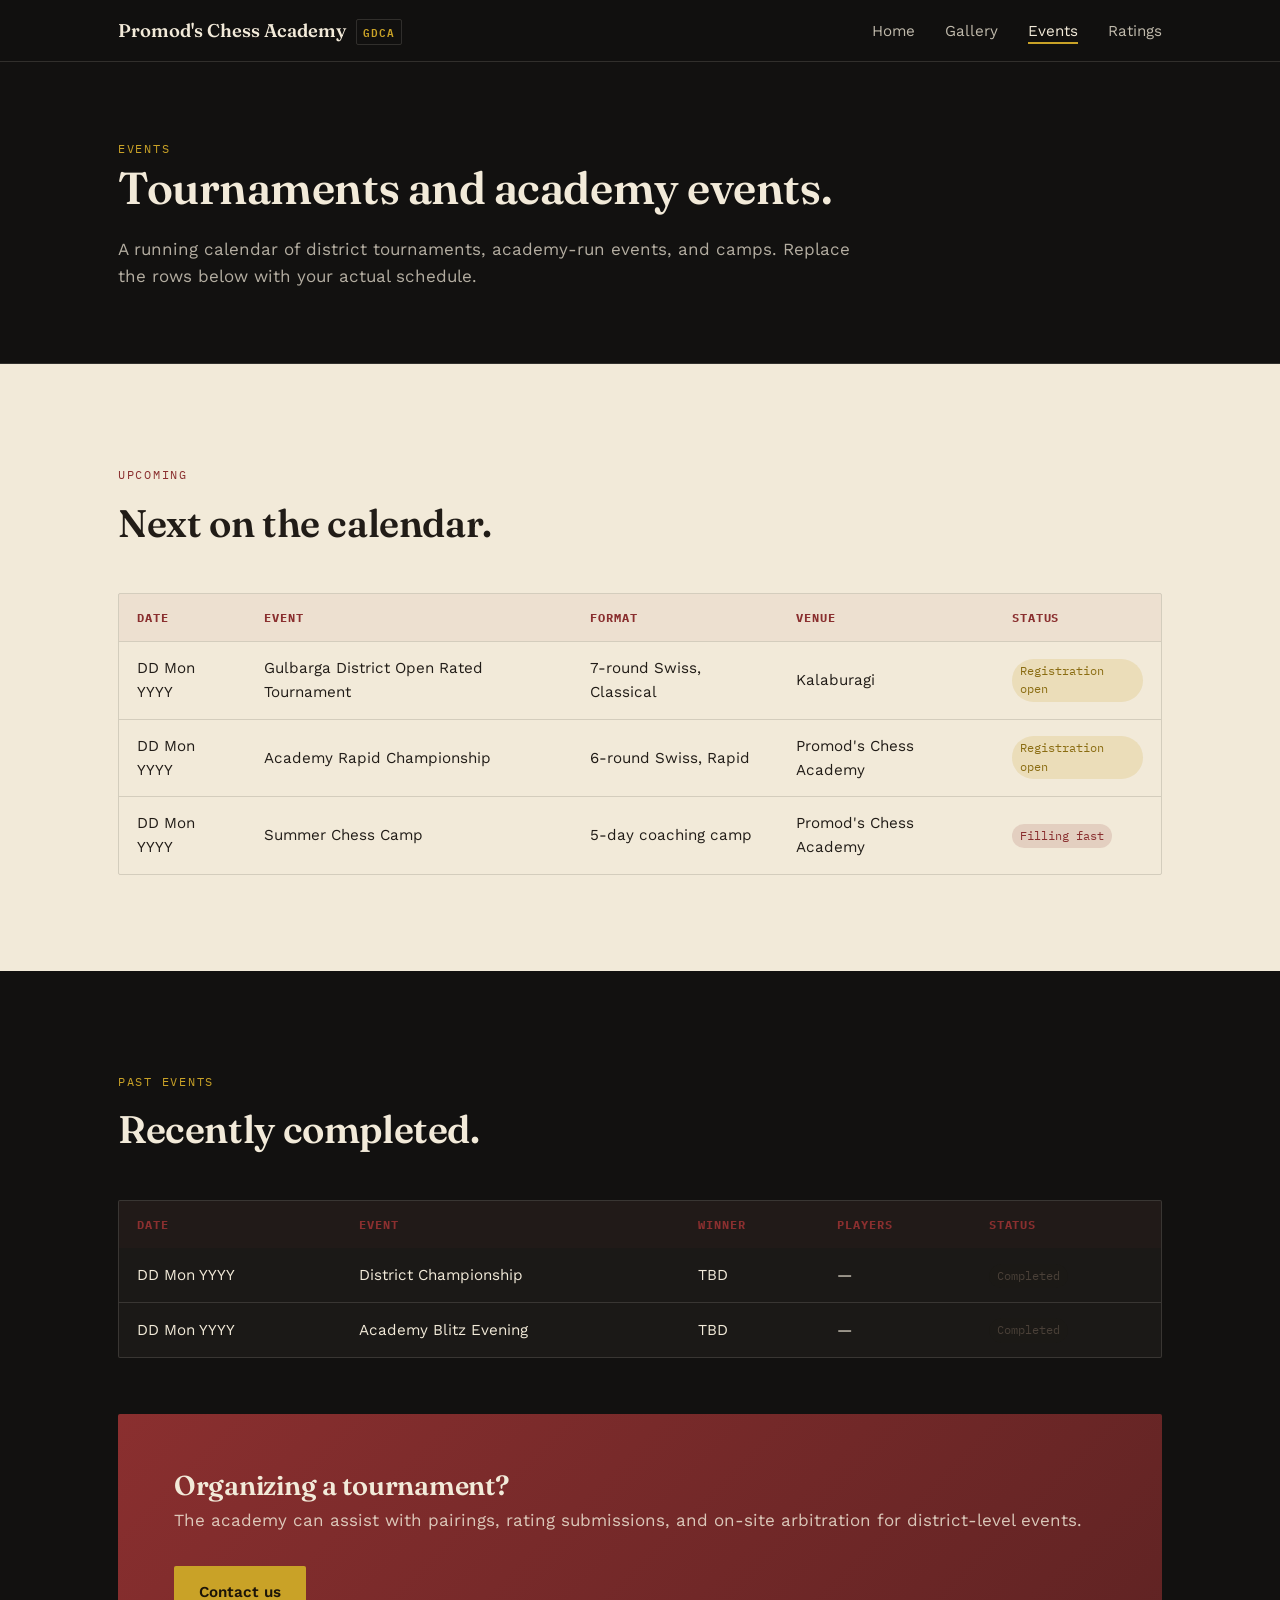
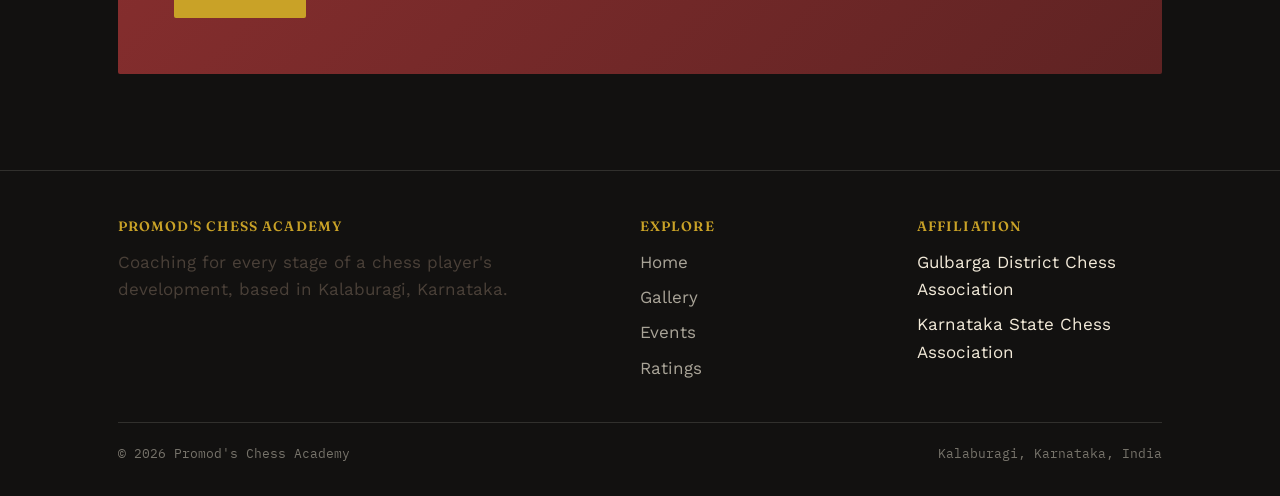
<file: events.html>
<!DOCTYPE html>
<html lang="en">
<head>
<meta charset="UTF-8">
<meta name="viewport" content="width=device-width, initial-scale=1.0">
<title>Events — Promod's Chess Academy</title>
<meta name="description" content="Upcoming and past tournaments run by Promod's Chess Academy and the Gulbarga District Chess Association.">
<link rel="preconnect" href="https://fonts.googleapis.com">
<link rel="preconnect" href="https://fonts.gstatic.com" crossorigin>
<link href="https://fonts.googleapis.com/css2?family=Fraunces:opsz,wght@9..144,500;9..144,600;9..144,700&family=Work+Sans:wght@400;500;600&family=IBM+Plex+Mono:wght@400;500&display=swap" rel="stylesheet">
<link rel="stylesheet" href="style.css">
</head>
<body>
<a class="skip-link" href="#main">Skip to content</a>

<header class="site-header">
  <div class="container">
    <a class="brand" href="index.html">
      Promod's Chess Academy
      <span class="brand-mark">GDCA</span>
    </a>
    <button class="nav-toggle" aria-expanded="false" aria-label="Toggle menu">Menu</button>
    <nav class="main-nav" aria-label="Primary">
      <ul>
        <li><a href="index.html">Home</a></li>
        <li><a href="gallery.html">Gallery</a></li>
        <li><a href="events.html" aria-current="page">Events</a></li>
        <li><a href="ratings.html">Ratings</a></li>
      </ul>
    </nav>
  </div>
</header>

<main id="main">

  <section class="page-hero">
    <div class="container">
      <span class="eyebrow">Events</span>
      <h1>Tournaments and academy events.</h1>
      <p>A running calendar of district tournaments, academy-run events, and camps. Replace the rows below with your actual schedule.</p>
    </div>
  </section>

  <section class="section section--paper">
    <div class="container">
      <div class="section-head">
        <span class="eyebrow">Upcoming</span>
        <h2>Next on the calendar.</h2>
      </div>

      <div class="table-wrap">
        <table>
          <thead>
            <tr>
              <th>Date</th>
              <th>Event</th>
              <th>Format</th>
              <th>Venue</th>
              <th>Status</th>
            </tr>
          </thead>
          <tbody>
            <tr>
              <td>DD Mon YYYY</td>
              <td>Gulbarga District Open Rated Tournament</td>
              <td>7-round Swiss, Classical</td>
              <td>Kalaburagi</td>
              <td><span class="tag tag--open">Registration open</span></td>
            </tr>
            <tr>
              <td>DD Mon YYYY</td>
              <td>Academy Rapid Championship</td>
              <td>6-round Swiss, Rapid</td>
              <td>Promod's Chess Academy</td>
              <td><span class="tag tag--open">Registration open</span></td>
            </tr>
            <tr>
              <td>DD Mon YYYY</td>
              <td>Summer Chess Camp</td>
              <td>5-day coaching camp</td>
              <td>Promod's Chess Academy</td>
              <td><span class="tag tag--live">Filling fast</span></td>
            </tr>
          </tbody>
        </table>
      </div>
    </div>
  </section>

  <section class="section">
    <div class="container">
      <div class="section-head">
        <span class="eyebrow">Past events</span>
        <h2>Recently completed.</h2>
      </div>

      <div class="table-wrap" style="background: var(--color-bg-raised); border-color: var(--color-line);">
        <table>
          <thead>
            <tr>
              <th>Date</th>
              <th>Event</th>
              <th>Winner</th>
              <th>Players</th>
              <th>Status</th>
            </tr>
          </thead>
          <tbody style="color: var(--color-paper);">
            <tr>
              <td style="color: inherit; border-color: var(--color-line);">DD Mon YYYY</td>
              <td style="color: inherit; border-color: var(--color-line);">District Championship</td>
              <td style="color: inherit; border-color: var(--color-line);">TBD</td>
              <td style="color: inherit; border-color: var(--color-line);">—</td>
              <td style="border-color: var(--color-line);"><span class="tag tag--closed">Completed</span></td>
            </tr>
            <tr>
              <td style="color: inherit; border-color: var(--color-line);">DD Mon YYYY</td>
              <td style="color: inherit; border-color: var(--color-line);">Academy Blitz Evening</td>
              <td style="color: inherit; border-color: var(--color-line);">TBD</td>
              <td style="color: inherit; border-color: var(--color-line);">—</td>
              <td style="border-color: var(--color-line);"><span class="tag tag--closed">Completed</span></td>
            </tr>
          </tbody>
        </table>
      </div>

      <div class="cta-band" style="margin-top: 56px;">
        <div>
          <h2>Organizing a tournament?</h2>
          <p>The academy can assist with pairings, rating submissions, and on-site arbitration for district-level events.</p>
        </div>
        <a class="btn btn--primary" href="index.html#contact">Contact us</a>
      </div>
    </div>
  </section>

</main>

<footer class="site-footer">
  <div class="container">
    <div class="footer-grid">
      <div>
        <h4>Promod's Chess Academy</h4>
        <p style="max-width: 40ch; color: var(--color-ink-soft);">Coaching for every stage of a chess player's development, based in Kalaburagi, Karnataka.</p>
      </div>
      <div>
        <h4>Explore</h4>
        <ul>
          <li><a href="index.html">Home</a></li>
          <li><a href="gallery.html">Gallery</a></li>
          <li><a href="events.html">Events</a></li>
          <li><a href="ratings.html">Ratings</a></li>
        </ul>
      </div>
      <div>
        <h4>Affiliation</h4>
        <ul>
          <li>Gulbarga District Chess Association</li>
          <li>Karnataka State Chess Association</li>
        </ul>
      </div>
    </div>
    <div class="footer-bottom">
      <span>© <span id="year"></span> Promod's Chess Academy</span>
      <span>Kalaburagi, Karnataka, India</span>
    </div>
  </div>
</footer>

<script src="main.js"></script>
<script>document.getElementById("year").textContent = new Date().getFullYear();</script>
</body>
</html>
</file>
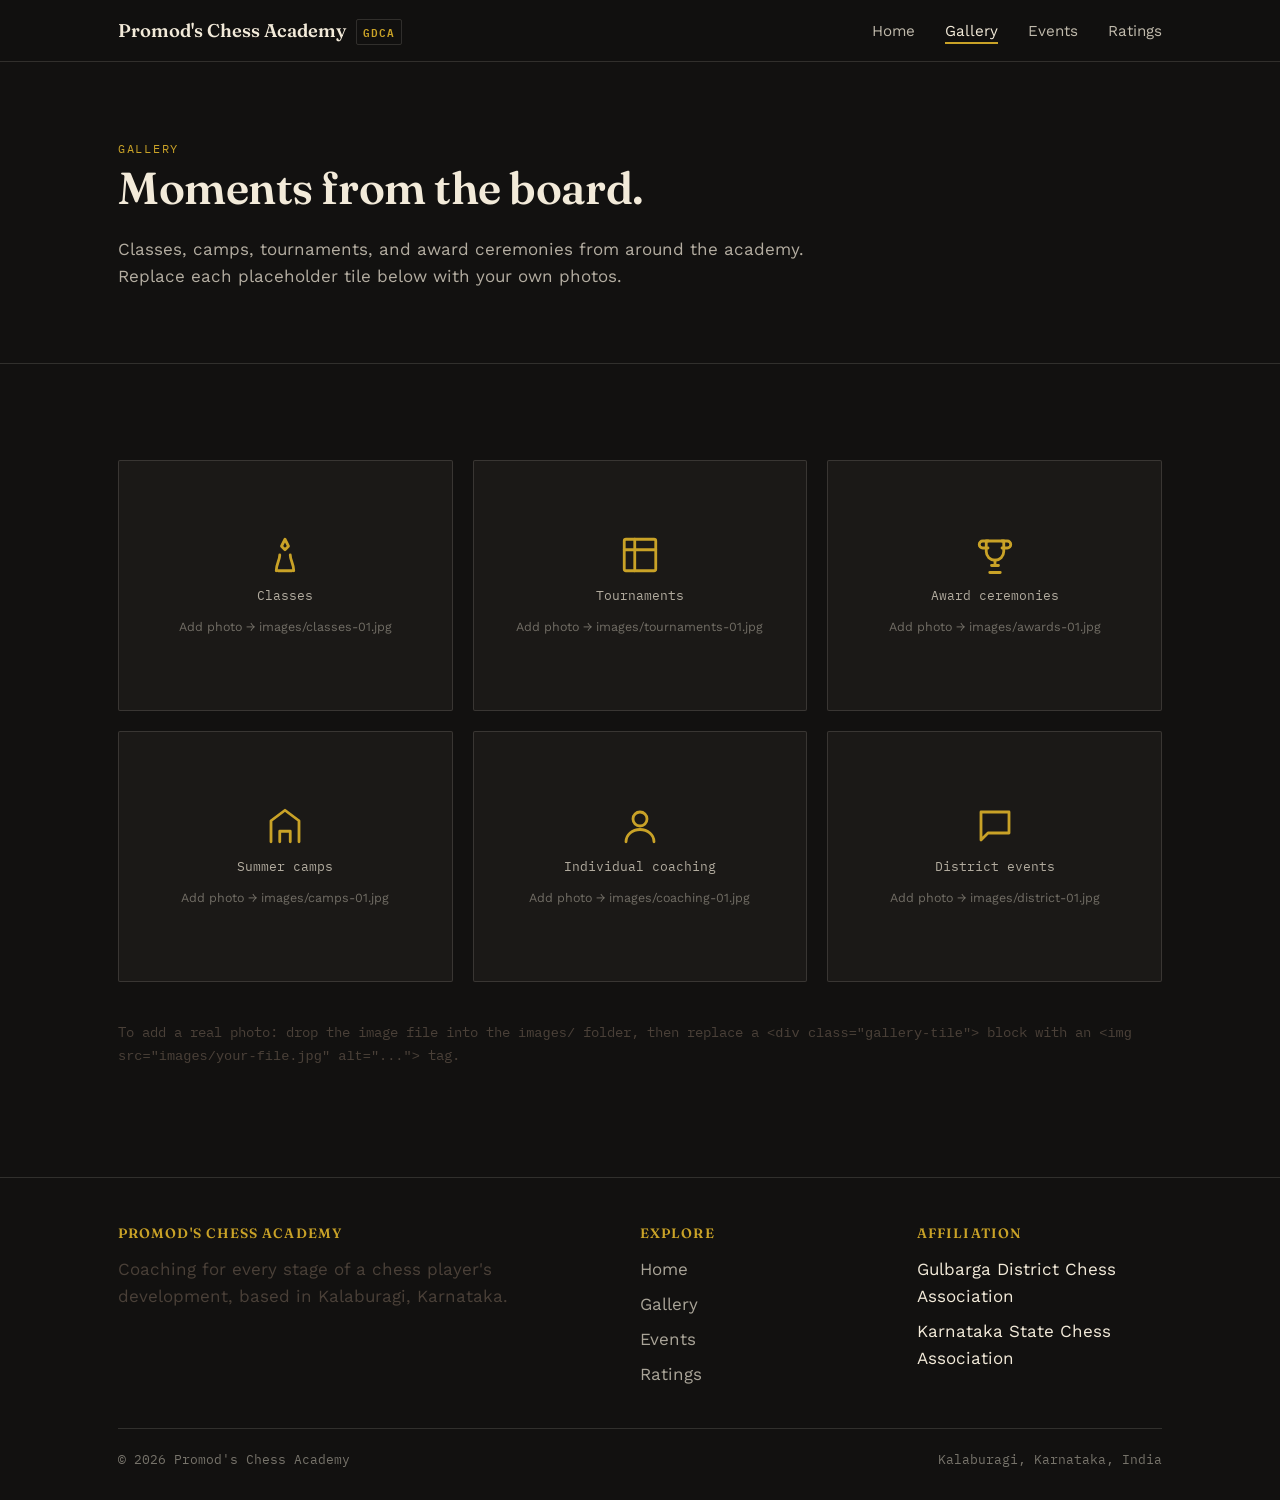
<file: gallery.html>
<!DOCTYPE html>
<html lang="en">
<head>
<meta charset="UTF-8">
<meta name="viewport" content="width=device-width, initial-scale=1.0">
<title>Gallery — Promod's Chess Academy</title>
<meta name="description" content="Photos from Promod's Chess Academy: classes, camps, tournaments, and award ceremonies.">
<link rel="preconnect" href="https://fonts.googleapis.com">
<link rel="preconnect" href="https://fonts.gstatic.com" crossorigin>
<link href="https://fonts.googleapis.com/css2?family=Fraunces:opsz,wght@9..144,500;9..144,600;9..144,700&family=Work+Sans:wght@400;500;600&family=IBM+Plex+Mono:wght@400;500&display=swap" rel="stylesheet">
<link rel="stylesheet" href="style.css">
</head>
<body>
<a class="skip-link" href="#main">Skip to content</a>

<header class="site-header">
  <div class="container">
    <a class="brand" href="index.html">
      Promod's Chess Academy
      <span class="brand-mark">GDCA</span>
    </a>
    <button class="nav-toggle" aria-expanded="false" aria-label="Toggle menu">Menu</button>
    <nav class="main-nav" aria-label="Primary">
      <ul>
        <li><a href="index.html">Home</a></li>
        <li><a href="gallery.html" aria-current="page">Gallery</a></li>
        <li><a href="events.html">Events</a></li>
        <li><a href="ratings.html">Ratings</a></li>
      </ul>
    </nav>
  </div>
</header>

<main id="main">

  <section class="page-hero">
    <div class="container">
      <span class="eyebrow">Gallery</span>
      <h1>Moments from the board.</h1>
      <p>Classes, camps, tournaments, and award ceremonies from around the academy. Replace each placeholder tile below with your own photos.</p>
    </div>
  </section>

  <section class="section">
    <div class="container">
      <div class="gallery-grid">

        <div class="gallery-tile">
          <svg viewBox="0 0 24 24" fill="none" stroke-width="1.6" stroke-linecap="round" stroke-linejoin="round"><path d="M12 3l2 4-2 2-2-2 2-4z"/><path d="M8 21h8"/><path d="M7 21c0-4 2-6 2-9M17 21c0-4-2-6-2-9"/></svg>
          <span class="tile-label">Classes</span>
          <span class="tile-note">Add photo → images/classes-01.jpg</span>
        </div>

        <div class="gallery-tile">
          <svg viewBox="0 0 24 24" fill="none" stroke-width="1.6" stroke-linecap="round" stroke-linejoin="round"><rect x="3" y="3" width="18" height="18" rx="1"/><path d="M3 9h18M9 3v18"/></svg>
          <span class="tile-label">Tournaments</span>
          <span class="tile-note">Add photo → images/tournaments-01.jpg</span>
        </div>

        <div class="gallery-tile">
          <svg viewBox="0 0 24 24" fill="none" stroke-width="1.6" stroke-linecap="round" stroke-linejoin="round"><path d="M12 15a5 5 0 005-5V4H7v6a5 5 0 005 5z"/><path d="M8 4H5a2 2 0 000 4h3M16 4h3a2 2 0 010 4h-3"/><path d="M12 15v3M9 22h6M10 18h4"/></svg>
          <span class="tile-label">Award ceremonies</span>
          <span class="tile-note">Add photo → images/awards-01.jpg</span>
        </div>

        <div class="gallery-tile">
          <svg viewBox="0 0 24 24" fill="none" stroke-width="1.6" stroke-linecap="round" stroke-linejoin="round"><path d="M4 21V9l8-6 8 6v12"/><path d="M9 21v-6h6v6"/></svg>
          <span class="tile-label">Summer camps</span>
          <span class="tile-note">Add photo → images/camps-01.jpg</span>
        </div>

        <div class="gallery-tile">
          <svg viewBox="0 0 24 24" fill="none" stroke-width="1.6" stroke-linecap="round" stroke-linejoin="round"><circle cx="12" cy="8" r="4"/><path d="M4 21c0-4 3.6-7 8-7s8 3 8 7"/></svg>
          <span class="tile-label">Individual coaching</span>
          <span class="tile-note">Add photo → images/coaching-01.jpg</span>
        </div>

        <div class="gallery-tile">
          <svg viewBox="0 0 24 24" fill="none" stroke-width="1.6" stroke-linecap="round" stroke-linejoin="round"><path d="M4 4h16v12H8l-4 4V4z"/></svg>
          <span class="tile-label">District events</span>
          <span class="tile-note">Add photo → images/district-01.jpg</span>
        </div>

      </div>

      <p style="margin-top: 40px; color: var(--color-ink-soft); font-family: var(--font-mono); font-size: 0.85rem;">
        To add a real photo: drop the image file into the <code>images/</code> folder, then replace a
        <code>&lt;div class="gallery-tile"&gt;</code> block with an <code>&lt;img src="images/your-file.jpg" alt="..."&gt;</code> tag.
      </p>
    </div>
  </section>

</main>

<footer class="site-footer">
  <div class="container">
    <div class="footer-grid">
      <div>
        <h4>Promod's Chess Academy</h4>
        <p style="max-width: 40ch; color: var(--color-ink-soft);">Coaching for every stage of a chess player's development, based in Kalaburagi, Karnataka.</p>
      </div>
      <div>
        <h4>Explore</h4>
        <ul>
          <li><a href="index.html">Home</a></li>
          <li><a href="gallery.html">Gallery</a></li>
          <li><a href="events.html">Events</a></li>
          <li><a href="ratings.html">Ratings</a></li>
        </ul>
      </div>
      <div>
        <h4>Affiliation</h4>
        <ul>
          <li>Gulbarga District Chess Association</li>
          <li>Karnataka State Chess Association</li>
        </ul>
      </div>
    </div>
    <div class="footer-bottom">
      <span>© <span id="year"></span> Promod's Chess Academy</span>
      <span>Kalaburagi, Karnataka, India</span>
    </div>
  </div>
</footer>

<script src="main.js"></script>
<script>document.getElementById("year").textContent = new Date().getFullYear();</script>
</body>
</html>
</file>
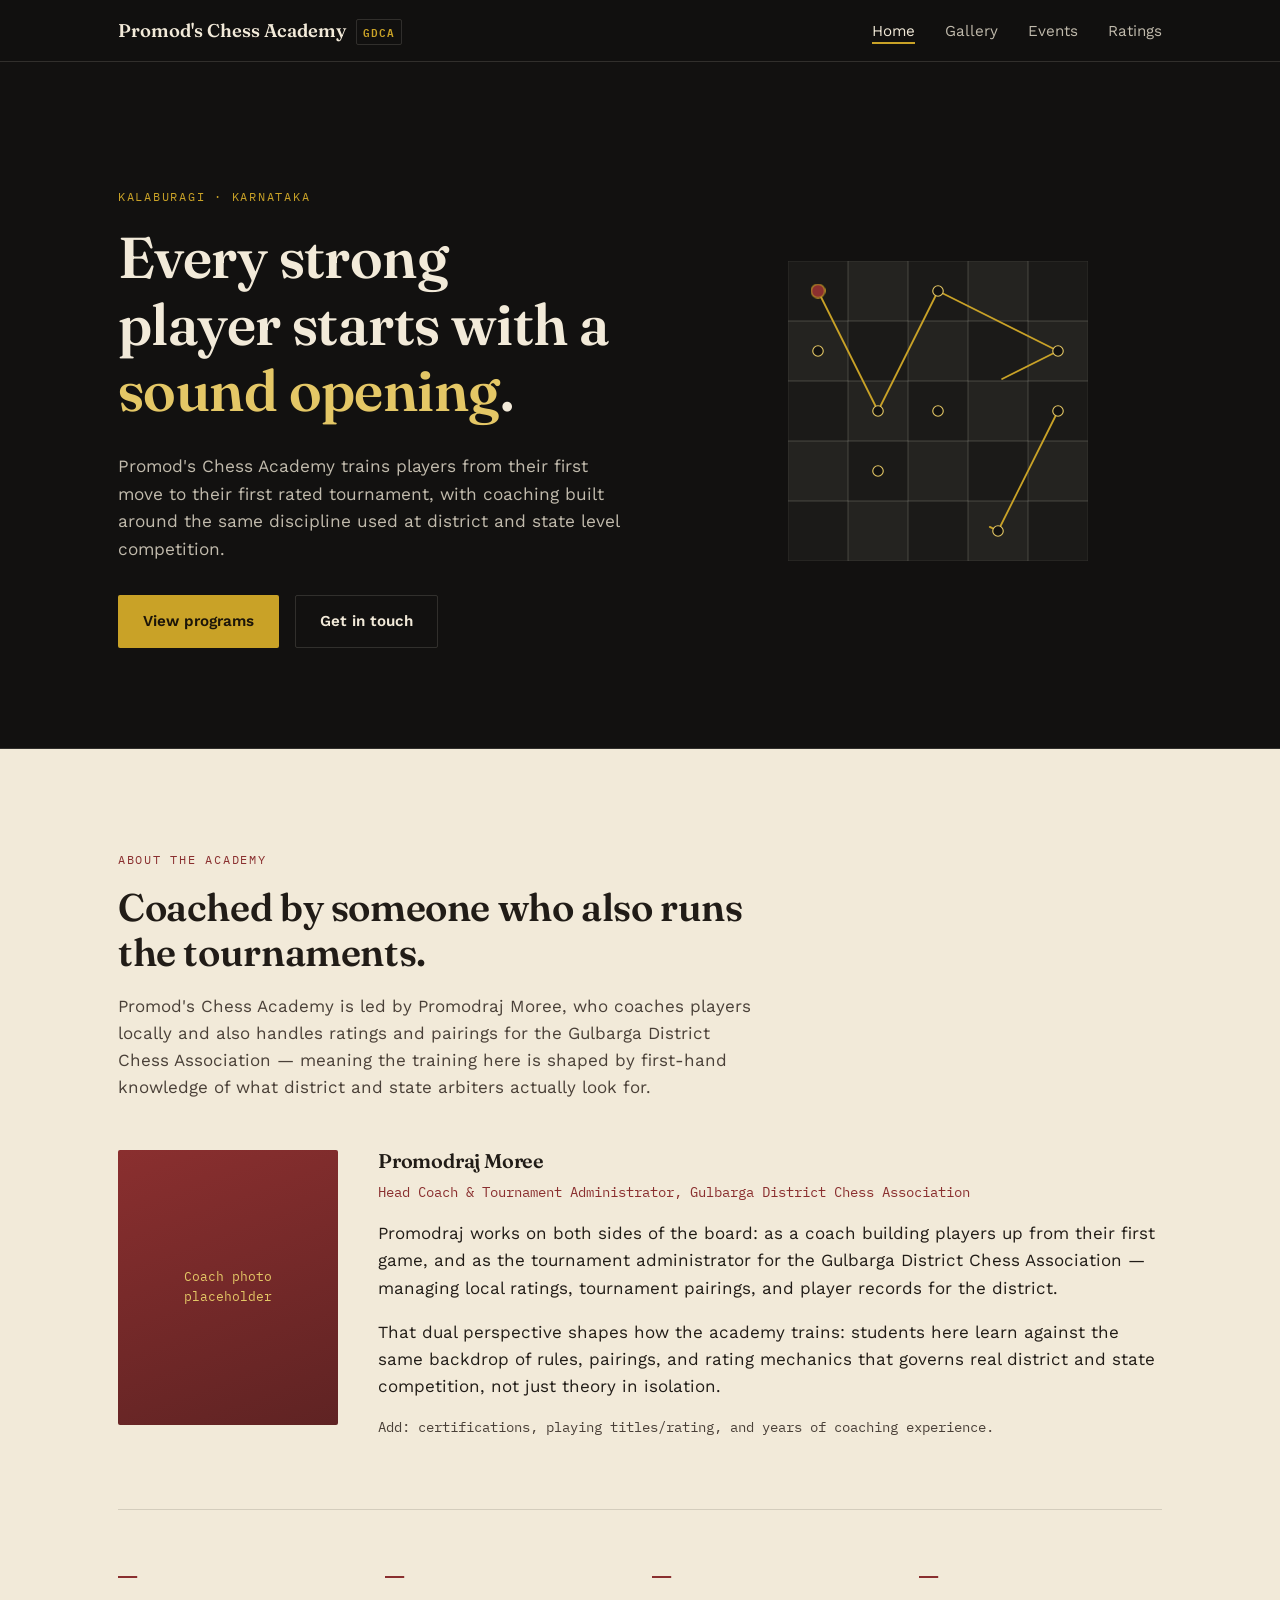
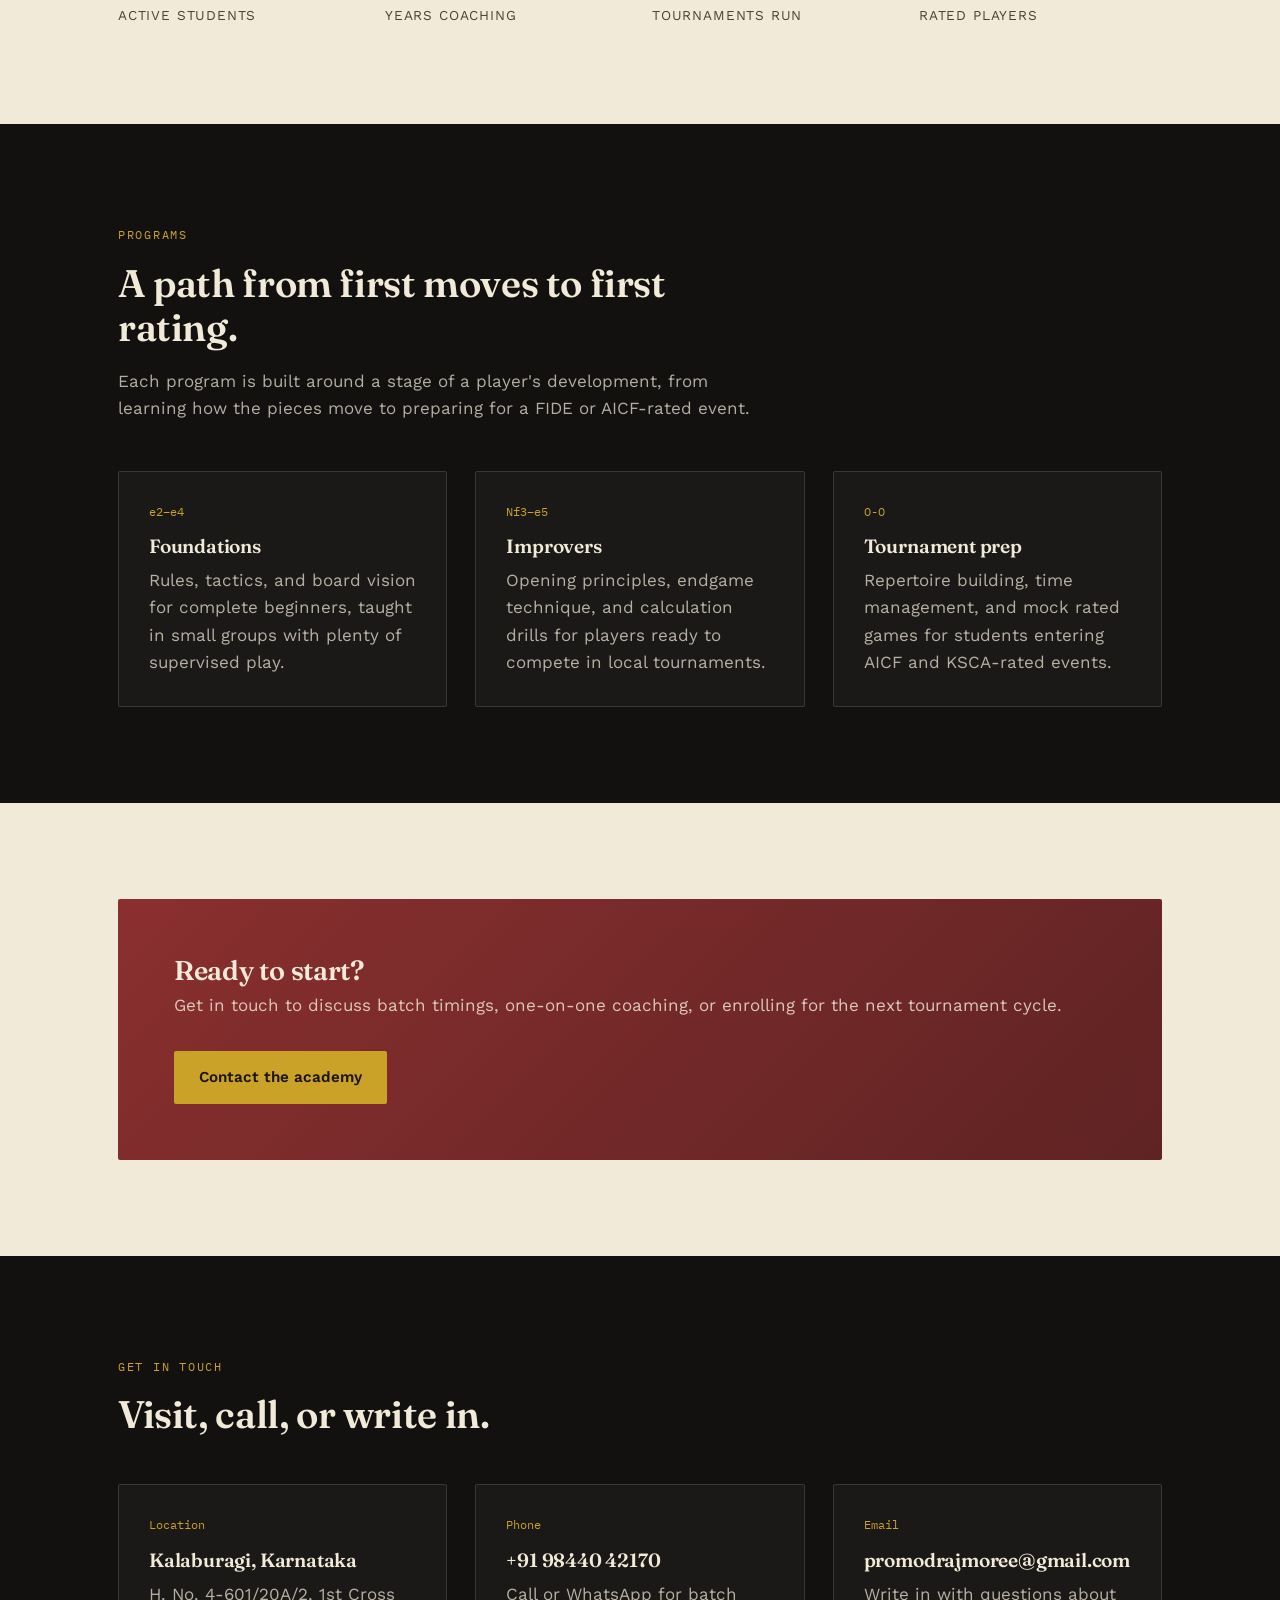
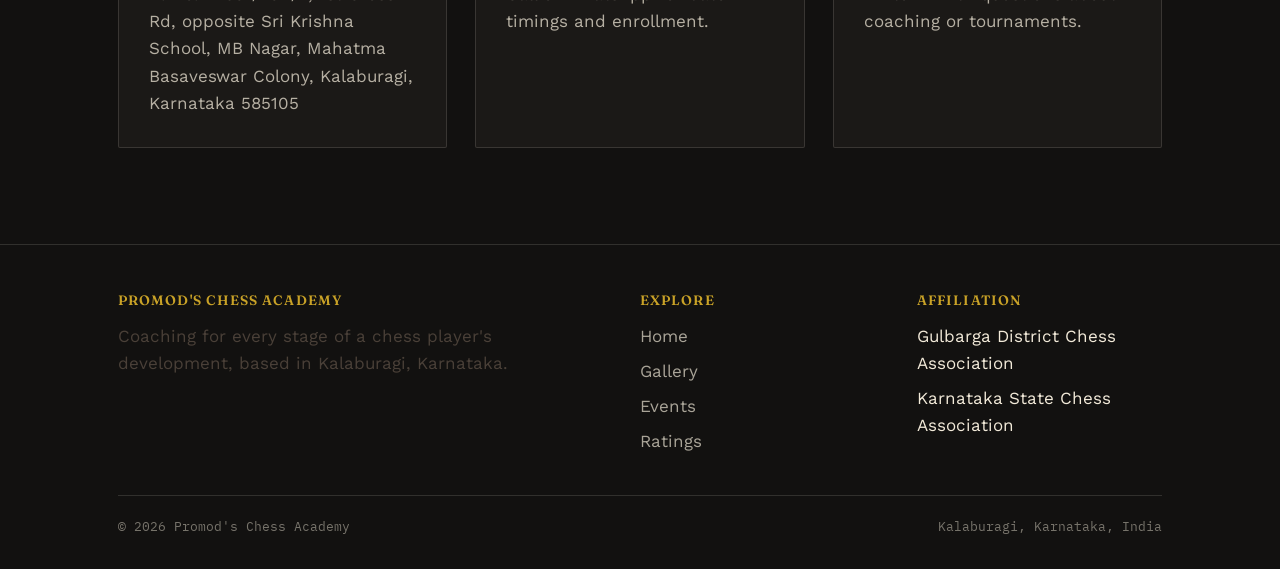
<file: index (2).html>
<!DOCTYPE html>
<html lang="en">
<head>
<meta charset="UTF-8">
<meta name="viewport" content="width=device-width, initial-scale=1.0">
<title>Promod's Chess Academy — Kalaburagi, Karnataka</title>
<meta name="description" content="Promod's Chess Academy in Kalaburagi, Karnataka offers structured coaching for beginners to tournament players, affiliated with the Gulbarga District Chess Association.">
<link rel="preconnect" href="https://fonts.googleapis.com">
<link rel="preconnect" href="https://fonts.gstatic.com" crossorigin>
<link href="https://fonts.googleapis.com/css2?family=Fraunces:opsz,wght@9..144,500;9..144,600;9..144,700&family=Work+Sans:wght@400;500;600&family=IBM+Plex+Mono:wght@400;500&display=swap" rel="stylesheet">
<link rel="stylesheet" href="style.css">
</head>
<body>
<a class="skip-link" href="#main">Skip to content</a>

<header class="site-header">
  <div class="container">
    <a class="brand" href="index.html">
      Promod's Chess Academy
      <span class="brand-mark">GDCA</span>
    </a>
    <button class="nav-toggle" aria-expanded="false" aria-label="Toggle menu">Menu</button>
    <nav class="main-nav" aria-label="Primary">
      <ul>
        <li><a href="index.html" aria-current="page">Home</a></li>
        <li><a href="gallery.html">Gallery</a></li>
        <li><a href="events.html">Events</a></li>
        <li><a href="ratings.html">Ratings</a></li>
      </ul>
    </nav>
  </div>
</header>

<main id="main">

  <!-- HERO -->
  <section class="hero">
    <div class="container">
      <div class="hero-copy">
        <span class="eyebrow">Kalaburagi · Karnataka</span>
        <h1>Every strong player starts with a <em>sound opening</em>.</h1>
        <p class="lede">Promod's Chess Academy trains players from their first move to their first rated tournament, with coaching built around the same discipline used at district and state level competition.</p>
        <div class="hero-actions">
          <a class="btn btn--primary" href="#programs">View programs</a>
          <a class="btn btn--ghost" href="#contact">Get in touch</a>
        </div>
      </div>

      <div class="knight-tour-wrap" role="img" aria-label="Decorative diagram of a knight's tour across a chessboard">
        <svg viewBox="0 0 400 400" xmlns="http://www.w3.org/2000/svg">
          <defs>
            <linearGradient id="kt-gradient" x1="0%" y1="0%" x2="100%" y2="100%">
              <stop offset="0%" stop-color="#e11d48"/>
              <stop offset="50%" stop-color="#d97706"/>
              <stop offset="100%" stop-color="#7c3aed"/>
            </linearGradient>
          </defs>
          <!-- 5x5 board -->
          <g>
            <!-- row 0 -->
            <rect class="kt-square" x="0" y="0" width="80" height="80"/>
            <rect class="kt-square dark" x="80" y="0" width="80" height="80"/>
            <rect class="kt-square" x="160" y="0" width="80" height="80"/>
            <rect class="kt-square dark" x="240" y="0" width="80" height="80"/>
            <rect class="kt-square" x="320" y="0" width="80" height="80"/>
            <!-- row 1 -->
            <rect class="kt-square dark" x="0" y="80" width="80" height="80"/>
            <rect class="kt-square" x="80" y="80" width="80" height="80"/>
            <rect class="kt-square dark" x="160" y="80" width="80" height="80"/>
            <rect class="kt-square" x="240" y="80" width="80" height="80"/>
            <rect class="kt-square dark" x="320" y="80" width="80" height="80"/>
            <!-- row 2 -->
            <rect class="kt-square" x="0" y="160" width="80" height="80"/>
            <rect class="kt-square dark" x="80" y="160" width="80" height="80"/>
            <rect class="kt-square" x="160" y="160" width="80" height="80"/>
            <rect class="kt-square dark" x="240" y="160" width="80" height="80"/>
            <rect class="kt-square" x="320" y="160" width="80" height="80"/>
            <!-- row 3 -->
            <rect class="kt-square dark" x="0" y="240" width="80" height="80"/>
            <rect class="kt-square" x="80" y="240" width="80" height="80"/>
            <rect class="kt-square dark" x="160" y="240" width="80" height="80"/>
            <rect class="kt-square" x="240" y="240" width="80" height="80"/>
            <rect class="kt-square dark" x="320" y="240" width="80" height="80"/>
            <!-- row 4 -->
            <rect class="kt-square" x="0" y="320" width="80" height="80"/>
            <rect class="kt-square dark" x="80" y="320" width="80" height="80"/>
            <rect class="kt-square" x="160" y="320" width="80" height="80"/>
            <rect class="kt-square dark" x="240" y="320" width="80" height="80"/>
            <rect class="kt-square" x="320" y="320" width="80" height="80"/>
          </g>

          <path class="kt-path" d="M40,40 L120,200 L200,40 L360,120 L200,200 L40,120 L120,280 L280,360 L360,200"/>

          <circle class="kt-node start" cx="40" cy="40" r="9"/>
          <circle class="kt-node" cx="120" cy="200" r="7"/>
          <circle class="kt-node" cx="200" cy="40" r="7"/>
          <circle class="kt-node" cx="360" cy="120" r="7"/>
          <circle class="kt-node" cx="200" cy="200" r="7"/>
          <circle class="kt-node" cx="40" cy="120" r="7"/>
          <circle class="kt-node" cx="120" cy="280" r="7"/>
          <circle class="kt-node" cx="280" cy="360" r="7"/>
          <circle class="kt-node" cx="360" cy="200" r="7"/>
        </svg>
      </div>
    </div>
  </section>

  <!-- ABOUT / COACH -->
  <section class="section section--paper">
    <div class="container">
      <div class="section-head">
        <span class="eyebrow">About the academy</span>
        <h2>Coached by someone who also runs the tournaments.</h2>
        <p>Promod's Chess Academy is led by Promodraj Moree, who coaches players locally and also handles ratings and pairings for the Gulbarga District Chess Association — meaning the training here is shaped by first-hand knowledge of what district and state arbiters actually look for.</p>
      </div>

      <div class="profile">
        <div class="profile-photo">Coach photo<br>placeholder</div>
        <div>
          <h3>Promodraj Moree</h3>
          <p style="color: var(--color-maroon); font-family: var(--font-mono); font-size: 0.85rem; margin-bottom: 16px;">Head Coach &amp; Tournament Administrator, Gulbarga District Chess Association</p>
          <p>Promodraj works on both sides of the board: as a coach building players up from their first game, and as the tournament administrator for the Gulbarga District Chess Association — managing local ratings, tournament pairings, and player records for the district.</p>
          <p>That dual perspective shapes how the academy trains: students here learn against the same backdrop of rules, pairings, and rating mechanics that governs real district and state competition, not just theory in isolation.</p>
          <p style="font-family: var(--font-mono); font-size: 0.85rem; color: var(--color-ink-soft);">Add: certifications, playing titles/rating, and years of coaching experience.</p>
        </div>
      </div>

      <div class="stats" style="margin-top: 56px;">
        <div class="stat">
          <span class="stat-num">—</span>
          <span class="stat-label">Active students</span>
        </div>
        <div class="stat">
          <span class="stat-num">—</span>
          <span class="stat-label">Years coaching</span>
        </div>
        <div class="stat">
          <span class="stat-num">—</span>
          <span class="stat-label">Tournaments run</span>
        </div>
        <div class="stat">
          <span class="stat-num">—</span>
          <span class="stat-label">Rated players</span>
        </div>
      </div>
    </div>
  </section>

  <!-- PROGRAMS -->
  <section class="section" id="programs">
    <div class="container">
      <div class="section-head">
        <span class="eyebrow">Programs</span>
        <h2>A path from first moves to first rating.</h2>
        <p>Each program is built around a stage of a player's development, from learning how the pieces move to preparing for a FIDE or AICF-rated event.</p>
      </div>

      <div class="grid grid--3">
        <div class="card">
          <span class="move-tag">e2–e4</span>
          <h3>Foundations</h3>
          <p>Rules, tactics, and board vision for complete beginners, taught in small groups with plenty of supervised play.</p>
        </div>
        <div class="card">
          <span class="move-tag">Nf3–e5</span>
          <h3>Improvers</h3>
          <p>Opening principles, endgame technique, and calculation drills for players ready to compete in local tournaments.</p>
        </div>
        <div class="card">
          <span class="move-tag">O-O</span>
          <h3>Tournament prep</h3>
          <p>Repertoire building, time management, and mock rated games for students entering AICF and KSCA-rated events.</p>
        </div>
      </div>
    </div>
  </section>

  <!-- WHY / CTA -->
  <section class="section section--paper">
    <div class="container">
      <div class="cta-band">
        <div>
          <h2>Ready to start?</h2>
          <p>Get in touch to discuss batch timings, one-on-one coaching, or enrolling for the next tournament cycle.</p>
        </div>
        <a class="btn btn--primary" href="#contact">Contact the academy</a>
      </div>
    </div>
  </section>

  <!-- CONTACT -->
  <section class="section" id="contact">
    <div class="container">
      <div class="section-head">
        <span class="eyebrow">Get in touch</span>
        <h2>Visit, call, or write in.</h2>
      </div>
      <div class="grid grid--3">
        <div class="card">
          <span class="move-tag">Location</span>
          <h3>Kalaburagi, Karnataka</h3>
          <p>H. No. 4-601/20A/2, 1st Cross Rd, opposite Sri Krishna School, MB Nagar, Mahatma Basaveswar Colony, Kalaburagi, Karnataka 585105</p>
        </div>
        <div class="card">
          <span class="move-tag">Phone</span>
          <h3><a href="tel:+919844042170">+91 98440 42170</a></h3>
          <p>Call or WhatsApp for batch timings and enrollment.</p>
        </div>
        <div class="card">
          <span class="move-tag">Email</span>
          <h3><a href="mailto:promodrajmoree@gmail.com">promodrajmoree@gmail.com</a></h3>
          <p>Write in with questions about coaching or tournaments.</p>
        </div>
      </div>
    </div>
  </section>

</main>

<footer class="site-footer">
  <div class="container">
    <div class="footer-grid">
      <div>
        <h4>Promod's Chess Academy</h4>
        <p style="max-width: 40ch; color: var(--color-ink-soft);">Coaching for every stage of a chess player's development, based in Kalaburagi, Karnataka.</p>
      </div>
      <div>
        <h4>Explore</h4>
        <ul>
          <li><a href="index.html">Home</a></li>
          <li><a href="gallery.html">Gallery</a></li>
          <li><a href="events.html">Events</a></li>
          <li><a href="ratings.html">Ratings</a></li>
        </ul>
      </div>
      <div>
        <h4>Affiliation</h4>
        <ul>
          <li>Gulbarga District Chess Association</li>
          <li>Karnataka State Chess Association</li>
        </ul>
      </div>
    </div>
    <div class="footer-bottom">
      <span>© <span id="year"></span> Promod's Chess Academy</span>
      <span>Kalaburagi, Karnataka, India</span>
    </div>
  </div>
</footer>

<script src="main.js"></script>
<script>document.getElementById("year").textContent = new Date().getFullYear();</script>
</body>
</html>
</file>
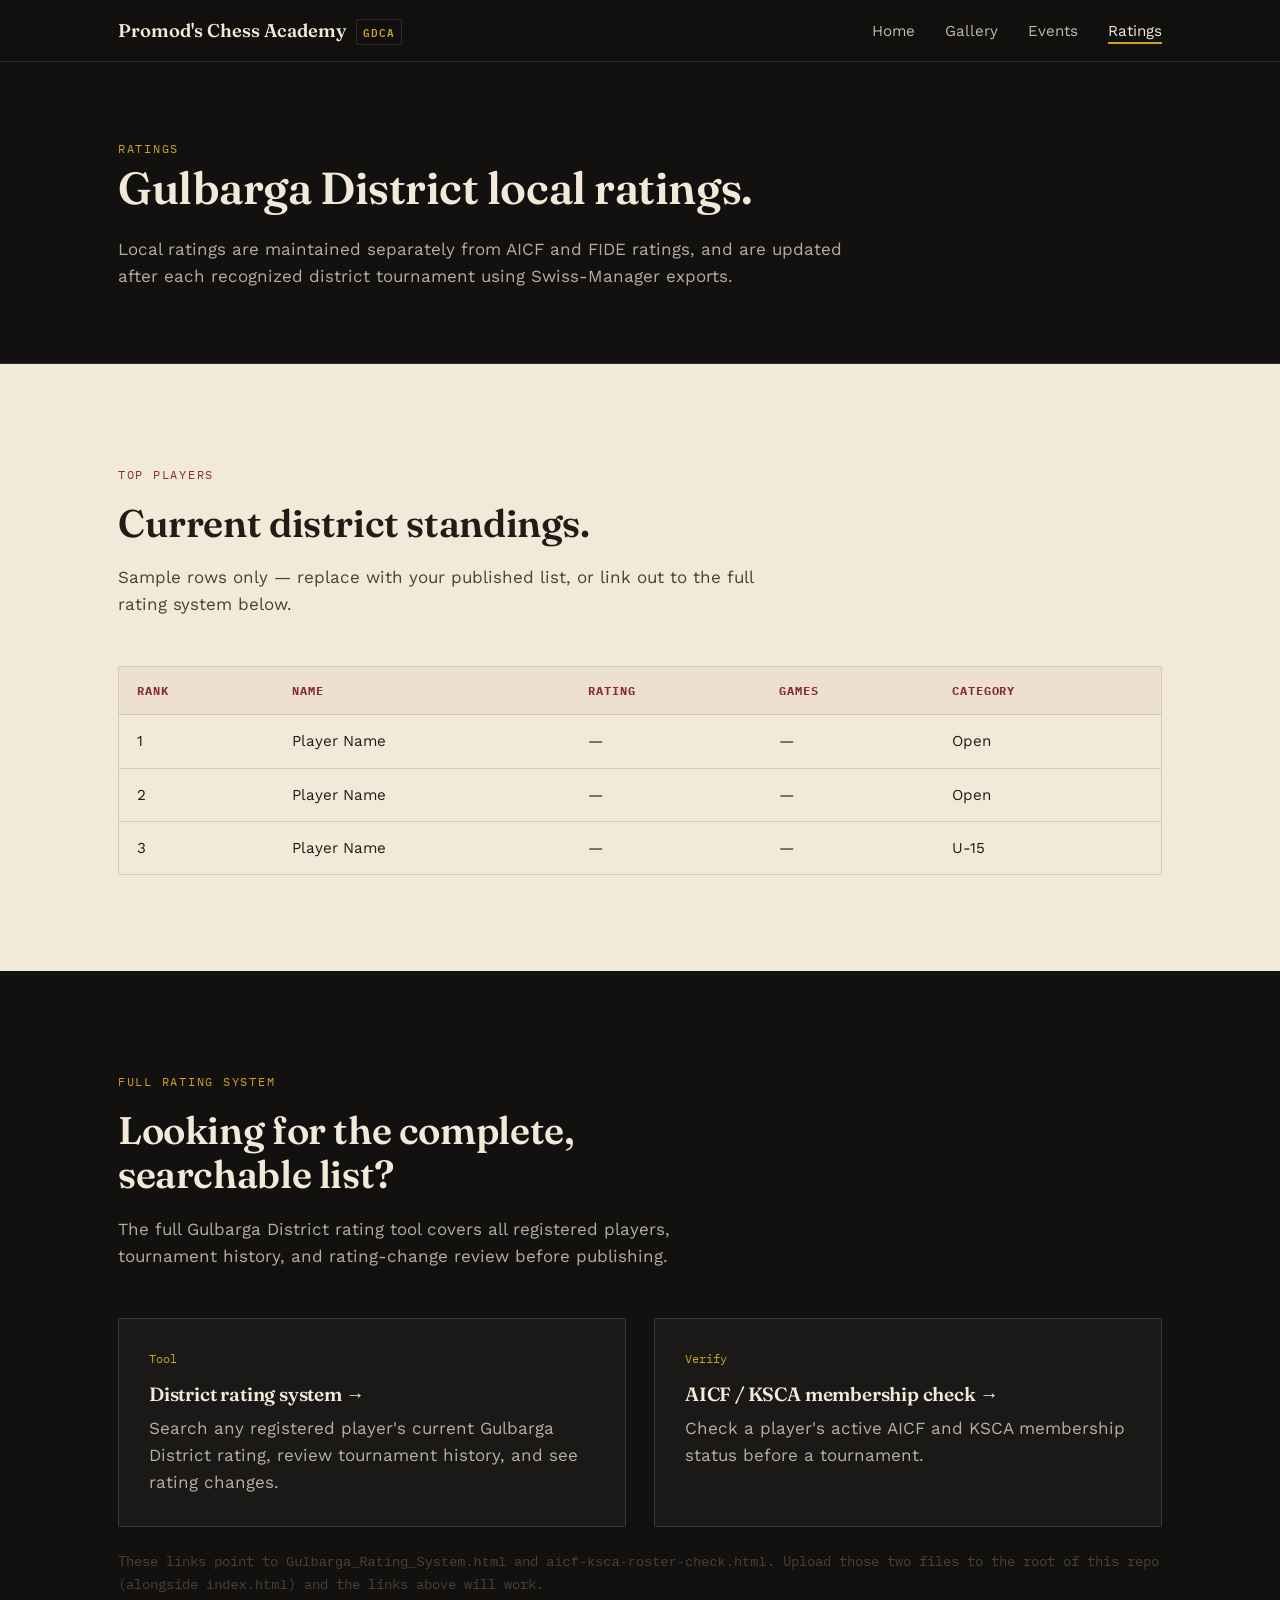
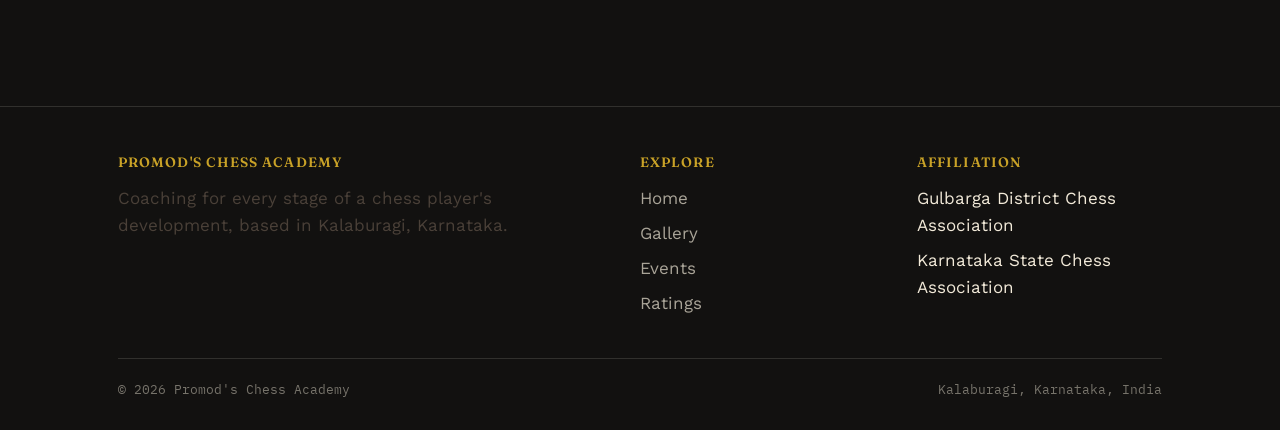
<file: ratings.html>
<!DOCTYPE html>
<html lang="en">
<head>
<meta charset="UTF-8">
<meta name="viewport" content="width=device-width, initial-scale=1.0">
<title>Ratings — Promod's Chess Academy</title>
<meta name="description" content="Gulbarga District local chess ratings, maintained by Promod's Chess Academy and the Gulbarga District Chess Association.">
<link rel="preconnect" href="https://fonts.googleapis.com">
<link rel="preconnect" href="https://fonts.gstatic.com" crossorigin>
<link href="https://fonts.googleapis.com/css2?family=Fraunces:opsz,wght@9..144,500;9..144,600;9..144,700&family=Work+Sans:wght@400;500;600&family=IBM+Plex+Mono:wght@400;500&display=swap" rel="stylesheet">
<link rel="stylesheet" href="style.css">
</head>
<body>
<a class="skip-link" href="#main">Skip to content</a>

<header class="site-header">
  <div class="container">
    <a class="brand" href="index.html">
      Promod's Chess Academy
      <span class="brand-mark">GDCA</span>
    </a>
    <button class="nav-toggle" aria-expanded="false" aria-label="Toggle menu">Menu</button>
    <nav class="main-nav" aria-label="Primary">
      <ul>
        <li><a href="index.html">Home</a></li>
        <li><a href="gallery.html">Gallery</a></li>
        <li><a href="events.html">Events</a></li>
        <li><a href="ratings.html" aria-current="page">Ratings</a></li>
      </ul>
    </nav>
  </div>
</header>

<main id="main">

  <section class="page-hero">
    <div class="container">
      <span class="eyebrow">Ratings</span>
      <h1>Gulbarga District local ratings.</h1>
      <p>Local ratings are maintained separately from AICF and FIDE ratings, and are updated after each recognized district tournament using Swiss-Manager exports.</p>
    </div>
  </section>

  <section class="section section--paper">
    <div class="container">
      <div class="section-head">
        <span class="eyebrow">Top players</span>
        <h2>Current district standings.</h2>
        <p>Sample rows only — replace with your published list, or link out to the full rating system below.</p>
      </div>

      <div class="table-wrap">
        <table>
          <thead>
            <tr>
              <th>Rank</th>
              <th>Name</th>
              <th>Rating</th>
              <th>Games</th>
              <th>Category</th>
            </tr>
          </thead>
          <tbody>
            <tr>
              <td>1</td>
              <td>Player Name</td>
              <td>—</td>
              <td>—</td>
              <td>Open</td>
            </tr>
            <tr>
              <td>2</td>
              <td>Player Name</td>
              <td>—</td>
              <td>—</td>
              <td>Open</td>
            </tr>
            <tr>
              <td>3</td>
              <td>Player Name</td>
              <td>—</td>
              <td>—</td>
              <td>U-15</td>
            </tr>
          </tbody>
        </table>
      </div>
    </div>
  </section>

  <section class="section">
    <div class="container">
      <div class="section-head">
        <span class="eyebrow">Full rating system</span>
        <h2>Looking for the complete, searchable list?</h2>
        <p>The full Gulbarga District rating tool covers all registered players, tournament history, and rating-change review before publishing.</p>
      </div>

      <div class="grid grid--2">
        <a class="card" href="Gulbarga_Rating_System.html" style="display:block;">
          <span class="move-tag">Tool</span>
          <h3>District rating system →</h3>
          <p>Search any registered player's current Gulbarga District rating, review tournament history, and see rating changes.</p>
        </a>
        <a class="card" href="aicf-ksca-roster-check.html" style="display:block;">
          <span class="move-tag">Verify</span>
          <h3>AICF / KSCA membership check →</h3>
          <p>Check a player's active AICF and KSCA membership status before a tournament.</p>
        </a>
      </div>
      <p style="margin-top: 24px; color: var(--color-ink-soft); font-family: var(--font-mono); font-size: 0.85rem;">
        These links point to <code>Gulbarga_Rating_System.html</code> and <code>aicf-ksca-roster-check.html</code>.
        Upload those two files to the root of this repo (alongside <code>index.html</code>) and the links above will work.
      </p>
    </div>
  </section>

</main>

<footer class="site-footer">
  <div class="container">
    <div class="footer-grid">
      <div>
        <h4>Promod's Chess Academy</h4>
        <p style="max-width: 40ch; color: var(--color-ink-soft);">Coaching for every stage of a chess player's development, based in Kalaburagi, Karnataka.</p>
      </div>
      <div>
        <h4>Explore</h4>
        <ul>
          <li><a href="index.html">Home</a></li>
          <li><a href="gallery.html">Gallery</a></li>
          <li><a href="events.html">Events</a></li>
          <li><a href="ratings.html">Ratings</a></li>
        </ul>
      </div>
      <div>
        <h4>Affiliation</h4>
        <ul>
          <li>Gulbarga District Chess Association</li>
          <li>Karnataka State Chess Association</li>
        </ul>
      </div>
    </div>
    <div class="footer-bottom">
      <span>© <span id="year"></span> Promod's Chess Academy</span>
      <span>Kalaburagi, Karnataka, India</span>
    </div>
  </div>
</footer>

<script src="main.js"></script>
<script>document.getElementById("year").textContent = new Date().getFullYear();</script>
</body>
</html>
</file>
<file: style.css>
/* ==========================================================================
   Promod's Chess Academy — Design tokens
   Palette drawn from the Deccan plateau: basalt-black, Gulbarga fort
   sandstone, and the aged ivory of a well-used chessboard.
   ========================================================================== */

:root {
  --color-bg: #121110;         /* basalt black */
  --color-bg-raised: #1b1917;  /* slightly lifted panel on dark */
  --color-paper: #f2ead9;      /* aged ivory board square */
  --color-paper-dim: #e7ddc6;
  --color-ink: #211c17;        /* near-black warm text on ivory */
  --color-ink-soft: #4a4038;
  --color-maroon: #8a2f2f;     /* Gulbarga fort sandstone */
  --color-maroon-dim: #5f2323;
  --color-gold: #c9a227;       /* trophy / rating gold */
  --color-gold-soft: #e4c766;
  --color-line: rgba(242, 234, 217, 0.14);
  --color-line-on-paper: rgba(33, 28, 23, 0.14);

  --font-display: "Fraunces", "Iowan Old Style", serif;
  --font-body: "Work Sans", "Segoe UI", sans-serif;
  --font-mono: "IBM Plex Mono", "Courier New", monospace;

  --measure: 68ch;
  --radius: 2px;
}

@media (prefers-reduced-motion: no-preference) {
  :root { --motion-ok: 1; }
}

* { box-sizing: border-box; }

html { scroll-behavior: smooth; }

body {
  margin: 0;
  background: var(--color-bg);
  color: var(--color-paper);
  font-family: var(--font-body);
  font-size: 17px;
  line-height: 1.6;
  -webkit-font-smoothing: antialiased;
}

img { max-width: 100%; display: block; }

a {
  color: inherit;
  text-decoration: none;
}

h1, h2, h3, h4 {
  font-family: var(--font-display);
  font-weight: 600;
  line-height: 1.15;
  margin: 0 0 0.5em;
  letter-spacing: -0.01em;
}

p { margin: 0 0 1em; }

.container {
  max-width: 1100px;
  margin: 0 auto;
  padding: 0 28px;
}

.eyebrow {
  font-family: var(--font-mono);
  font-size: 0.78rem;
  letter-spacing: 0.14em;
  text-transform: uppercase;
  color: var(--color-gold);
}

.section {
  padding: 96px 0;
}

.section--paper {
  background: var(--color-paper);
  color: var(--color-ink);
}

.section--paper .eyebrow { color: var(--color-maroon); }

.section-head {
  max-width: 640px;
  margin-bottom: 48px;
}

.section-head h2 {
  font-size: clamp(1.8rem, 3vw, 2.4rem);
  margin-top: 0.35em;
}

.section-head p {
  color: var(--color-ink-soft);
  max-width: var(--measure);
}

.section:not(.section--paper) .section-head p {
  color: rgba(242, 234, 217, 0.72);
}

/* ---- Skip link / focus ---- */
.skip-link {
  position: absolute;
  left: -999px;
  top: 0;
  background: var(--color-gold);
  color: var(--color-ink);
  padding: 10px 16px;
  z-index: 100;
}
.skip-link:focus {
  left: 12px;
  top: 12px;
}

:focus-visible {
  outline: 2px solid var(--color-gold);
  outline-offset: 3px;
}

/* ---- Header / nav ---- */
.site-header {
  position: sticky;
  top: 0;
  z-index: 40;
  background: rgba(18, 17, 16, 0.92);
  backdrop-filter: blur(6px);
  border-bottom: 1px solid var(--color-line);
}

.site-header .container {
  display: flex;
  align-items: center;
  justify-content: space-between;
  padding-top: 16px;
  padding-bottom: 16px;
}

.brand {
  display: flex;
  align-items: baseline;
  gap: 10px;
  font-family: var(--font-display);
  font-size: 1.15rem;
  font-weight: 600;
  color: var(--color-paper);
}

.brand .brand-mark {
  font-family: var(--font-mono);
  font-size: 0.7rem;
  color: var(--color-gold);
  letter-spacing: 0.08em;
  border: 1px solid var(--color-line);
  padding: 3px 6px;
  border-radius: var(--radius);
}

.nav-toggle {
  display: none;
  background: none;
  border: 1px solid var(--color-line);
  color: var(--color-paper);
  padding: 8px 10px;
  font-family: var(--font-mono);
  border-radius: var(--radius);
}

.main-nav ul {
  list-style: none;
  display: flex;
  gap: 30px;
  margin: 0;
  padding: 0;
}

.main-nav a {
  font-size: 0.95rem;
  color: rgba(242, 234, 217, 0.78);
  position: relative;
  padding-bottom: 4px;
}

.main-nav a:hover,
.main-nav a[aria-current="page"] {
  color: var(--color-paper);
}

.main-nav a[aria-current="page"]::after {
  content: "";
  position: absolute;
  left: 0; right: 0; bottom: 0;
  height: 2px;
  background: var(--color-gold);
}

/* ---- Hero ---- */
.hero {
  position: relative;
  overflow: hidden;
  padding: 120px 0 100px;
  border-bottom: 1px solid var(--color-line);
}

.hero .container {
  position: relative;
  z-index: 2;
  display: grid;
  grid-template-columns: 1.1fr 0.9fr;
  gap: 48px;
  align-items: center;
}

.hero-copy .eyebrow { margin-bottom: 18px; display: inline-block; }

.hero h1 {
  font-size: clamp(2.4rem, 5vw, 3.6rem);
  max-width: 13ch;
}

.hero h1 em {
  font-style: normal;
  color: var(--color-gold-soft);
}

.hero p.lede {
  max-width: 46ch;
  color: rgba(242, 234, 217, 0.78);
  font-size: 1.08rem;
}

.hero-actions {
  display: flex;
  gap: 16px;
  margin-top: 32px;
  flex-wrap: wrap;
}

.btn {
  display: inline-flex;
  align-items: center;
  gap: 8px;
  padding: 13px 24px;
  border-radius: var(--radius);
  font-family: var(--font-body);
  font-weight: 600;
  font-size: 0.95rem;
  border: 1px solid transparent;
  cursor: pointer;
}

.btn--primary {
  background: var(--color-gold);
  color: #1c1509;
}
.btn--primary:hover { background: var(--color-gold-soft); }

.btn--ghost {
  border-color: var(--color-line);
  color: var(--color-paper);
}
.btn--ghost:hover { border-color: var(--color-gold); color: var(--color-gold-soft); }

.section--paper .btn--ghost {
  border-color: var(--color-line-on-paper);
  color: var(--color-ink);
}

/* ---- Knight's tour signature (hero visual) ---- */
.knight-tour-wrap {
  position: relative;
  aspect-ratio: 1 / 1;
  max-width: 420px;
  margin: 0 auto;
}

.knight-tour-wrap svg { width: 100%; height: 100%; }

.kt-square {
  fill: rgba(242, 234, 217, 0.04);
  stroke: var(--color-line);
  stroke-width: 1;
}
.kt-square.dark { fill: rgba(242, 234, 217, 0.08); }

.kt-path {
  fill: none;
  stroke: var(--color-gold);
  stroke-width: 2.4;
  stroke-linecap: round;
  stroke-linejoin: round;
}

.kt-node {
  fill: var(--color-bg);
  stroke: var(--color-gold-soft);
  stroke-width: 1.5;
}

.kt-node.start {
  fill: var(--color-maroon);
  stroke: var(--color-gold);
}

@media (prefers-reduced-motion: no-preference) {
  .kt-path {
    stroke-dasharray: 620;
    stroke-dashoffset: 620;
    animation: kt-draw 3.2s ease-out 0.3s forwards;
  }
  .kt-node {
    opacity: 0;
    animation: kt-fade 0.4s ease-out forwards;
  }
}

@keyframes kt-draw {
  to { stroke-dashoffset: 0; }
}
@keyframes kt-fade {
  to { opacity: 1; }
}

/* ---- Cards / grid ---- */
.grid {
  display: grid;
  gap: 28px;
}
.grid--3 { grid-template-columns: repeat(3, 1fr); }
.grid--2 { grid-template-columns: repeat(2, 1fr); }
.grid--4 { grid-template-columns: repeat(4, 1fr); }

.card {
  background: var(--color-bg-raised);
  border: 1px solid var(--color-line);
  padding: 30px;
  border-radius: var(--radius);
}

.section--paper .card {
  background: #fffaf0;
  border-color: var(--color-line-on-paper);
}

.card .move-tag {
  font-family: var(--font-mono);
  font-size: 0.78rem;
  color: var(--color-gold);
  display: block;
  margin-bottom: 14px;
}

.section--paper .card .move-tag { color: var(--color-maroon); }

.card h3 { font-size: 1.2rem; }

.card p { color: rgba(242, 234, 217, 0.72); margin-bottom: 0; }
.section--paper .card p { color: var(--color-ink-soft); }

/* ---- Stats strip ---- */
.stats {
  display: grid;
  grid-template-columns: repeat(4, 1fr);
  gap: 24px;
  border-top: 1px solid var(--color-line-on-paper);
  padding-top: 40px;
}

.stat .stat-num {
  font-family: var(--font-mono);
  font-size: 2rem;
  color: var(--color-maroon);
  display: block;
}

.stat .stat-label {
  font-size: 0.85rem;
  color: var(--color-ink-soft);
  text-transform: uppercase;
  letter-spacing: 0.06em;
}

/* ---- Coach profile ---- */
.profile {
  display: grid;
  grid-template-columns: 220px 1fr;
  gap: 40px;
  align-items: start;
}

.profile-photo {
  aspect-ratio: 4 / 5;
  background: linear-gradient(160deg, var(--color-maroon), var(--color-maroon-dim));
  border-radius: var(--radius);
  display: flex;
  align-items: center;
  justify-content: center;
  color: var(--color-gold-soft);
  font-family: var(--font-mono);
  font-size: 0.8rem;
  text-align: center;
  padding: 16px;
}

/* ---- Gallery ---- */
.gallery-grid {
  display: grid;
  grid-template-columns: repeat(3, 1fr);
  gap: 20px;
}

.gallery-tile {
  aspect-ratio: 4 / 3;
  background: var(--color-bg-raised);
  border: 1px solid var(--color-line);
  border-radius: var(--radius);
  display: flex;
  flex-direction: column;
  align-items: center;
  justify-content: center;
  gap: 10px;
  color: rgba(242, 234, 217, 0.5);
  text-align: center;
  padding: 20px;
}

.gallery-tile svg { width: 42px; height: 42px; stroke: var(--color-gold); }

.gallery-tile .tile-label {
  font-family: var(--font-mono);
  font-size: 0.8rem;
  color: rgba(242, 234, 217, 0.7);
}

.gallery-tile .tile-note {
  font-size: 0.78rem;
  color: rgba(242, 234, 217, 0.4);
}

/* ---- Tables (events / ratings) ---- */
.table-wrap {
  overflow-x: auto;
  border: 1px solid var(--color-line-on-paper);
  border-radius: var(--radius);
}

table {
  width: 100%;
  border-collapse: collapse;
  font-size: 0.95rem;
}

thead th {
  text-align: left;
  font-family: var(--font-mono);
  font-size: 0.75rem;
  letter-spacing: 0.08em;
  text-transform: uppercase;
  color: var(--color-maroon);
  padding: 14px 18px;
  border-bottom: 1px solid var(--color-line-on-paper);
  background: rgba(138, 47, 47, 0.05);
}

tbody td {
  padding: 14px 18px;
  border-bottom: 1px solid var(--color-line-on-paper);
  color: var(--color-ink);
}

tbody tr:last-child td { border-bottom: none; }

.tag {
  display: inline-block;
  font-family: var(--font-mono);
  font-size: 0.72rem;
  padding: 3px 8px;
  border-radius: 999px;
}

.tag--open { background: rgba(201, 162, 39, 0.18); color: #8a6c11; }
.tag--closed { background: rgba(33, 28, 23, 0.08); color: var(--color-ink-soft); }
.tag--live { background: rgba(138, 47, 47, 0.14); color: var(--color-maroon); }

/* ---- Contact / CTA ---- */
.cta-band {
  background: linear-gradient(135deg, var(--color-maroon), var(--color-maroon-dim));
  color: var(--color-paper);
  border-radius: var(--radius);
  padding: 56px;
  display: flex;
  align-items: center;
  justify-content: space-between;
  gap: 32px;
  flex-wrap: wrap;
}

.cta-band h2 { margin-bottom: 6px; font-size: 1.7rem; }
.cta-band p { color: rgba(242, 234, 217, 0.82); margin-bottom: 0; }

/* ---- Footer ---- */
.site-footer {
  border-top: 1px solid var(--color-line);
  padding: 48px 0 32px;
}

.footer-grid {
  display: grid;
  grid-template-columns: 2fr 1fr 1fr;
  gap: 32px;
  margin-bottom: 32px;
}

.footer-grid h4 {
  font-size: 0.85rem;
  text-transform: uppercase;
  letter-spacing: 0.08em;
  color: var(--color-gold);
  margin-bottom: 14px;
}

.footer-grid ul { list-style: none; margin: 0; padding: 0; }
.footer-grid li { margin-bottom: 8px; }
.footer-grid a { color: rgba(242, 234, 217, 0.68); }
.footer-grid a:hover { color: var(--color-paper); }

.footer-bottom {
  border-top: 1px solid var(--color-line);
  padding-top: 20px;
  display: flex;
  justify-content: space-between;
  flex-wrap: wrap;
  gap: 10px;
  font-size: 0.82rem;
  color: rgba(242, 234, 217, 0.45);
  font-family: var(--font-mono);
}

/* ---- Page hero (secondary pages) ---- */
.page-hero {
  padding: 72px 0 56px;
  border-bottom: 1px solid var(--color-line);
}
.page-hero h1 { font-size: clamp(2rem, 4vw, 2.8rem); }
.page-hero p { color: rgba(242, 234, 217, 0.72); max-width: var(--measure); }

/* ---- Responsive ---- */
@media (max-width: 880px) {
  .hero .container { grid-template-columns: 1fr; }
  .knight-tour-wrap { max-width: 300px; margin-top: 12px; }
  .grid--3, .grid--4, .grid--2 { grid-template-columns: 1fr 1fr; }
  .profile { grid-template-columns: 1fr; }
  .profile-photo { max-width: 200px; }
  .footer-grid { grid-template-columns: 1fr 1fr; }
  .stats { grid-template-columns: 1fr 1fr; }
}

@media (max-width: 620px) {
  .section { padding: 64px 0; }
  .nav-toggle { display: inline-flex; }
  .main-nav {
    position: absolute;
    top: 100%;
    left: 0; right: 0;
    background: var(--color-bg);
    border-bottom: 1px solid var(--color-line);
    display: none;
  }
  .main-nav.open { display: block; }
  .main-nav ul {
    flex-direction: column;
    padding: 20px 28px 28px;
    gap: 18px;
  }
  .gallery-grid, .grid--3, .grid--4, .grid--2 { grid-template-columns: 1fr; }
  .cta-band { flex-direction: column; align-items: flex-start; padding: 36px; }
  .footer-grid { grid-template-columns: 1fr; }
  .stats { grid-template-columns: 1fr 1fr; }
}
</file>
